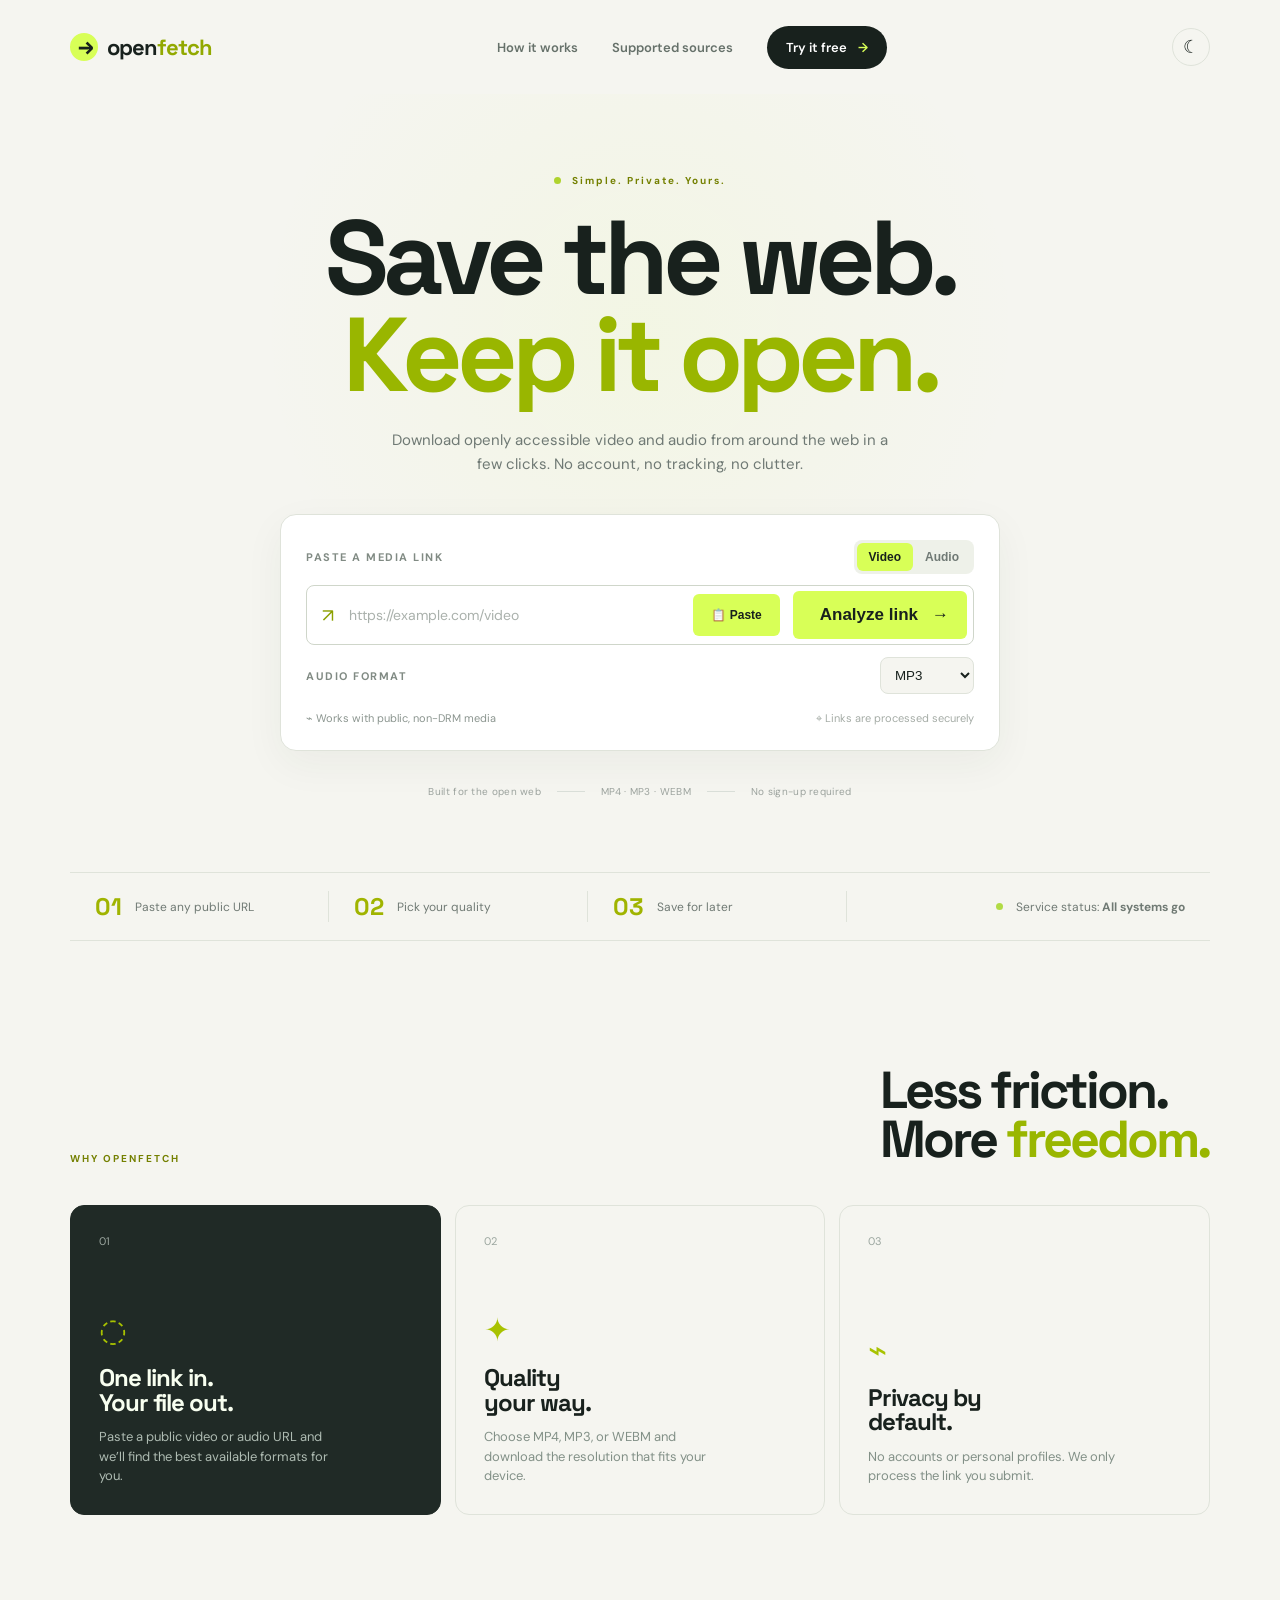
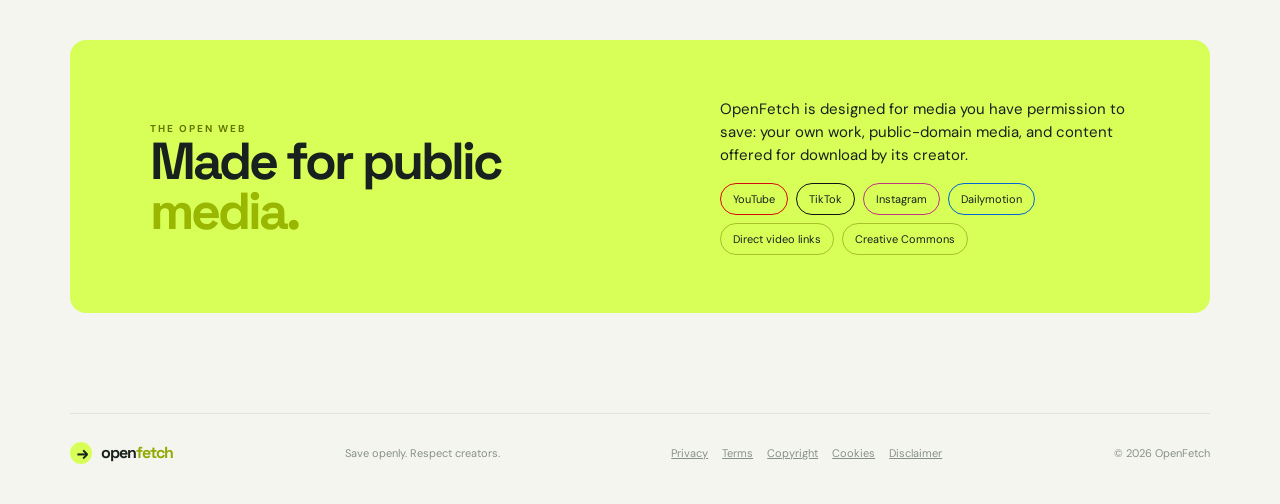
<file: index.html>
<!doctype html>
<html lang="en">
  <head>
    <meta charset="UTF-8" />
    <meta name="viewport" content="width=device-width, initial-scale=1.0" />
    <meta name="description" content="A fast, privacy-friendly downloader for openly accessible media." />
    <title>OpenFetch — Save media you can access</title>
    <link rel="preconnect" href="https://fonts.googleapis.com" />
    <link rel="preconnect" href="https://fonts.gstatic.com" crossorigin />
    <link href="https://fonts.googleapis.com/css2?family=DM+Sans:wght@400;500;600;700&family=Space+Grotesk:wght@500;600;700&display=swap" rel="stylesheet" />
    <link rel="stylesheet" href="styles.css" />
  </head>
  <body>
    <div class="page-shell">
      <header class="site-header">
        <a class="brand" href="#top" aria-label="OpenFetch home">
          <span class="brand-mark">↘</span><span>open<span class="brand-accent">fetch</span></span>
        </a>
        <nav aria-label="Main navigation">
          <a href="#how-it-works">How it works</a>
          <a href="#supported">Supported sources</a>
          <a class="nav-button" href="#download">Try it free <span>→</span></a>
        </nav>
        <div class="header-actions">
          <button class="theme-toggle" id="theme-toggle" type="button" aria-label="Switch to dark theme" title="Toggle theme">☾</button>
          <button class="menu-button" aria-label="Open menu">☰</button>
        </div>
      </header>

      <main id="top">
        <section class="hero">
          <div class="eyebrow"><span class="pulse"></span> Simple. Private. Yours.</div>
          <h1>Save the web.<br /><em>Keep it open.</em></h1>
          <p class="hero-copy">Download openly accessible video and audio from around the web in a few clicks. No account, no tracking, no clutter.</p>

          <form class="download-card" id="download" novalidate>
            <div class="form-heading">
              <label for="media-url">Paste a media link</label>
              <div class="download-mode" role="group" aria-label="Download mode">
                <button type="button" class="mode-button active" data-mode="video" aria-pressed="true">Video</button>
                <button type="button" class="mode-button" data-mode="audio" aria-pressed="false">Audio</button>
              </div>
            </div>
            <div class="url-row" id="url-row">
              <span class="link-icon">↗</span>
              <input id="media-url" type="url" placeholder="https://example.com/video" autocomplete="off" />
              <button class="clipboard-button" id="clipboard-button" type="button">📋 Paste</button>
              <button class="submit-button" type="submit"><span class="button-label">Analyze link</span><span class="openfetch-spinner" aria-hidden="true"></span><span>→</span></button>
            </div>
            <div class="audio-options" id="audio-options" hidden>
              <label for="audio-format">Audio format</label>
              <select id="audio-format" name="audioFormat">
                <option value="mp3">MP3</option><option value="m4a">M4A</option><option value="opus">Opus</option><option value="wav">WAV</option>
              </select>
            </div>
            <div class="card-footer">
              <span>⌁ Works with public, non-DRM media</span>
              <span class="privacy-note">⌖ Links are processed securely</span>
            </div>
            <p class="form-message" id="form-message" role="status"></p>
          </form>

          <div class="trust-row"><span>Built for the open web</span><span class="line"></span><span>MP4 · MP3 · WEBM</span><span class="line"></span><span>No sign-up required</span></div>
        </section>

        <section class="stats-strip" aria-label="OpenFetch highlights">
          <div><strong>01</strong><span>Paste any public URL</span></div>
          <div><strong>02</strong><span>Pick your quality</span></div>
          <div><strong>03</strong><span>Save for later</span></div>
          <div class="status"><span class="status-dot"></span><span>Service status: <b>All systems go</b></span></div>
        </section>

        <section class="feature-section" id="how-it-works">
          <div class="section-heading"><span class="eyebrow">WHY OPENFETCH</span><h2>Less friction.<br />More <em>freedom.</em></h2></div>
          <div class="feature-grid">
            <article class="feature-card feature-card-dark"><span class="feature-number">01</span><div class="feature-icon">◌</div><h3>One link in.<br />Your file out.</h3><p>Paste a public video or audio URL and we’ll find the best available formats for you.</p></article>
            <article class="feature-card"><span class="feature-number">02</span><div class="feature-icon">✦</div><h3>Quality<br />your way.</h3><p>Choose MP4, MP3, or WEBM and download the resolution that fits your device.</p></article>
            <article class="feature-card"><span class="feature-number">03</span><div class="feature-icon">⌁</div><h3>Privacy by<br />default.</h3><p>No accounts or personal profiles. We only process the link you submit.</p></article>
          </div>
        </section>

        <section class="history-section" id="recent-downloads" hidden>
          <div class="section-heading"><span class="eyebrow">YOUR RESULTS</span><h2>Recent <em>downloads.</em></h2></div>
          <div class="history-table-wrap"><table class="history-table"><thead><tr><th>Title</th><th>Type</th><th>Result</th><th></th></tr></thead><tbody id="download-history"></tbody></table></div>
        </section>
        <section class="supported-section" id="supported"><div><span class="eyebrow">THE OPEN WEB</span><h2>Made for public<br /><em>media.</em></h2></div><div class="supported-copy"><p>OpenFetch is designed for media you have permission to save: your own work, public-domain media, and content offered for download by its creator.</p><div class="source-tags platform-tags"><span>YouTube</span><span>TikTok</span><span>Instagram</span><span>Dailymotion</span><span>Direct video links</span><span>Creative Commons</span></div></div></section>
      </main>
      <footer><a class="brand" href="#top"><span class="brand-mark">↘</span><span>open<span class="brand-accent">fetch</span></span></a><p>Save openly. Respect creators.</p><span class="legal-links"><a href="privacy.html">Privacy</a><a href="terms.html">Terms</a><a href="copyright.html">Copyright</a><a href="cookies.html">Cookies</a><a href="disclaimer.html">Disclaimer</a></span><span>© 2026 OpenFetch</span></footer>
    </div>
    <script src="script.js"></script>
  </body>
</html>
</file>
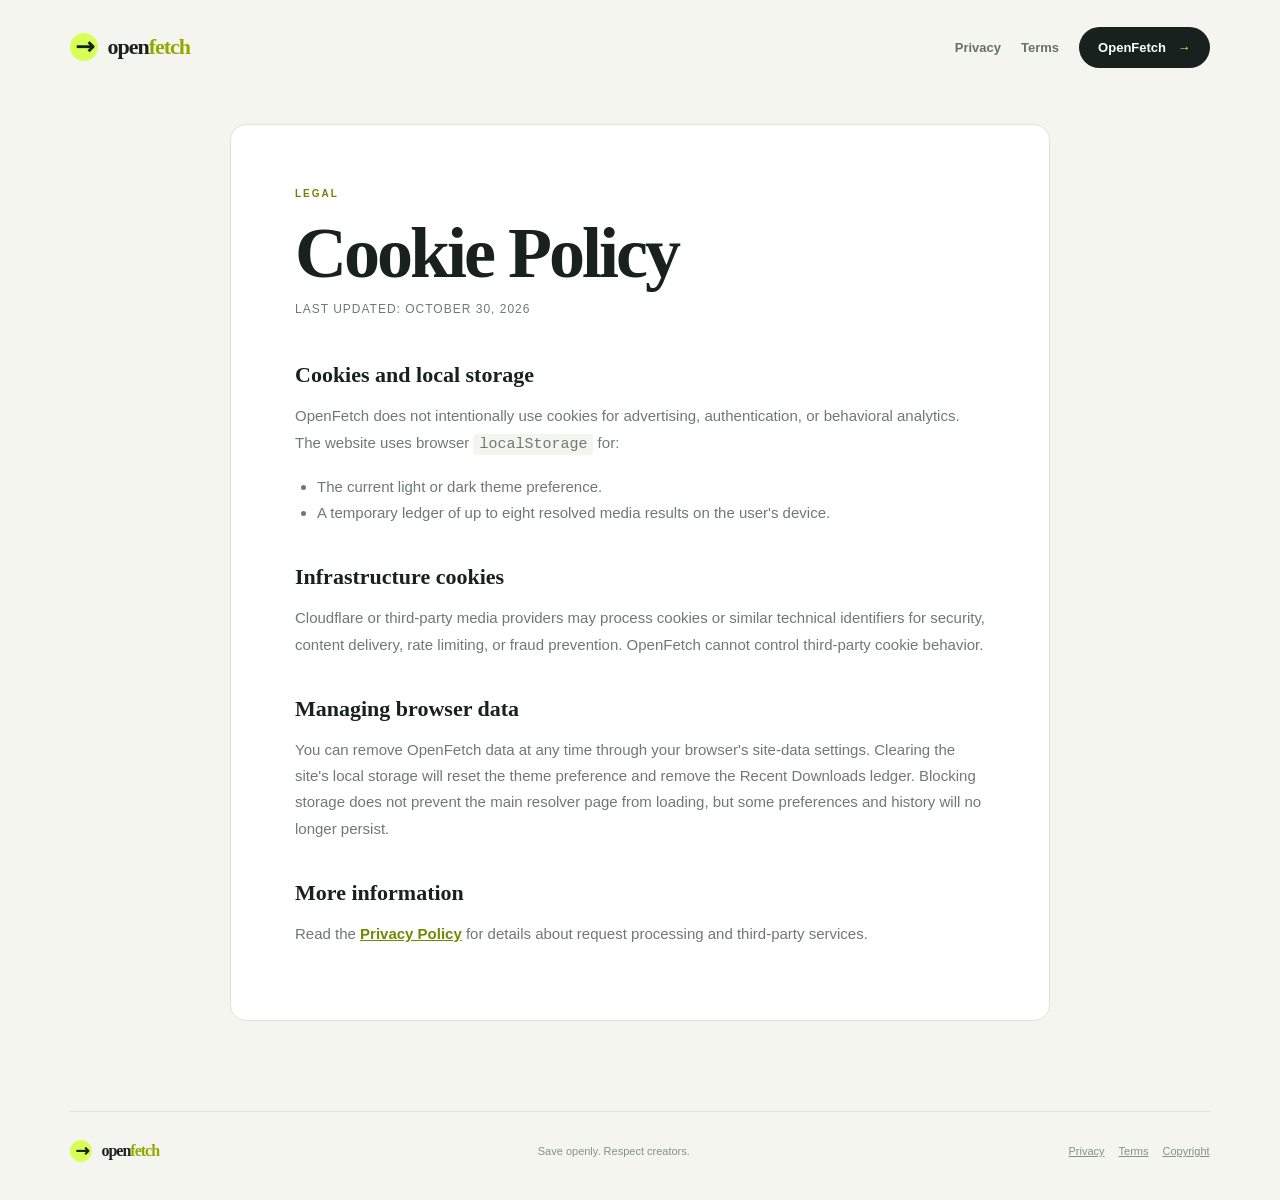
<file: cookies.html>
<!doctype html>
<html lang="en">
<head>
  <meta charset="UTF-8">
  <meta name="viewport" content="width=device-width, initial-scale=1.0">
  <meta name="description" content="OpenFetch Cookie Policy">
  <title>Cookie Policy — OpenFetch</title>
  <link rel="stylesheet" href="styles.css">
</head>
<body>
  <div class="page-shell legal-page">
    <header class="site-header"><a class="brand" href="index.html"><span class="brand-mark">↘</span><span>open<span class="brand-accent">fetch</span></span></a><nav aria-label="Legal navigation"><a href="privacy.html">Privacy</a><a href="terms.html">Terms</a><a class="nav-button" href="index.html">OpenFetch <span>→</span></a></nav></header>
    <main class="legal-content">
      <span class="eyebrow">LEGAL</span><h1>Cookie Policy</h1><p class="legal-updated">Last updated: October 30, 2026</p>

      <h2>Cookies and local storage</h2>
      <p>OpenFetch does not intentionally use cookies for advertising, authentication, or behavioral analytics. The website uses browser <code>localStorage</code> for:</p>
      <ul>
        <li>The current light or dark theme preference.</li>
        <li>A temporary ledger of up to eight resolved media results on the user's device.</li>
      </ul>

      <h2>Infrastructure cookies</h2>
      <p>Cloudflare or third-party media providers may process cookies or similar technical identifiers for security, content delivery, rate limiting, or fraud prevention. OpenFetch cannot control third-party cookie behavior.</p>

      <h2>Managing browser data</h2>
      <p>You can remove OpenFetch data at any time through your browser's site-data settings. Clearing the site's local storage will reset the theme preference and remove the Recent Downloads ledger. Blocking storage does not prevent the main resolver page from loading, but some preferences and history will no longer persist.</p>

      <h2>More information</h2>
      <p>Read the <a href="privacy.html">Privacy Policy</a> for details about request processing and third-party services.</p>
    </main>
    <footer><a class="brand" href="index.html"><span class="brand-mark">↘</span><span>open<span class="brand-accent">fetch</span></span></a><p>Save openly. Respect creators.</p><span class="legal-links"><a href="privacy.html">Privacy</a><a href="terms.html">Terms</a><a href="copyright.html">Copyright</a></span></footer>
  </div>
</body>
</html>
</file>
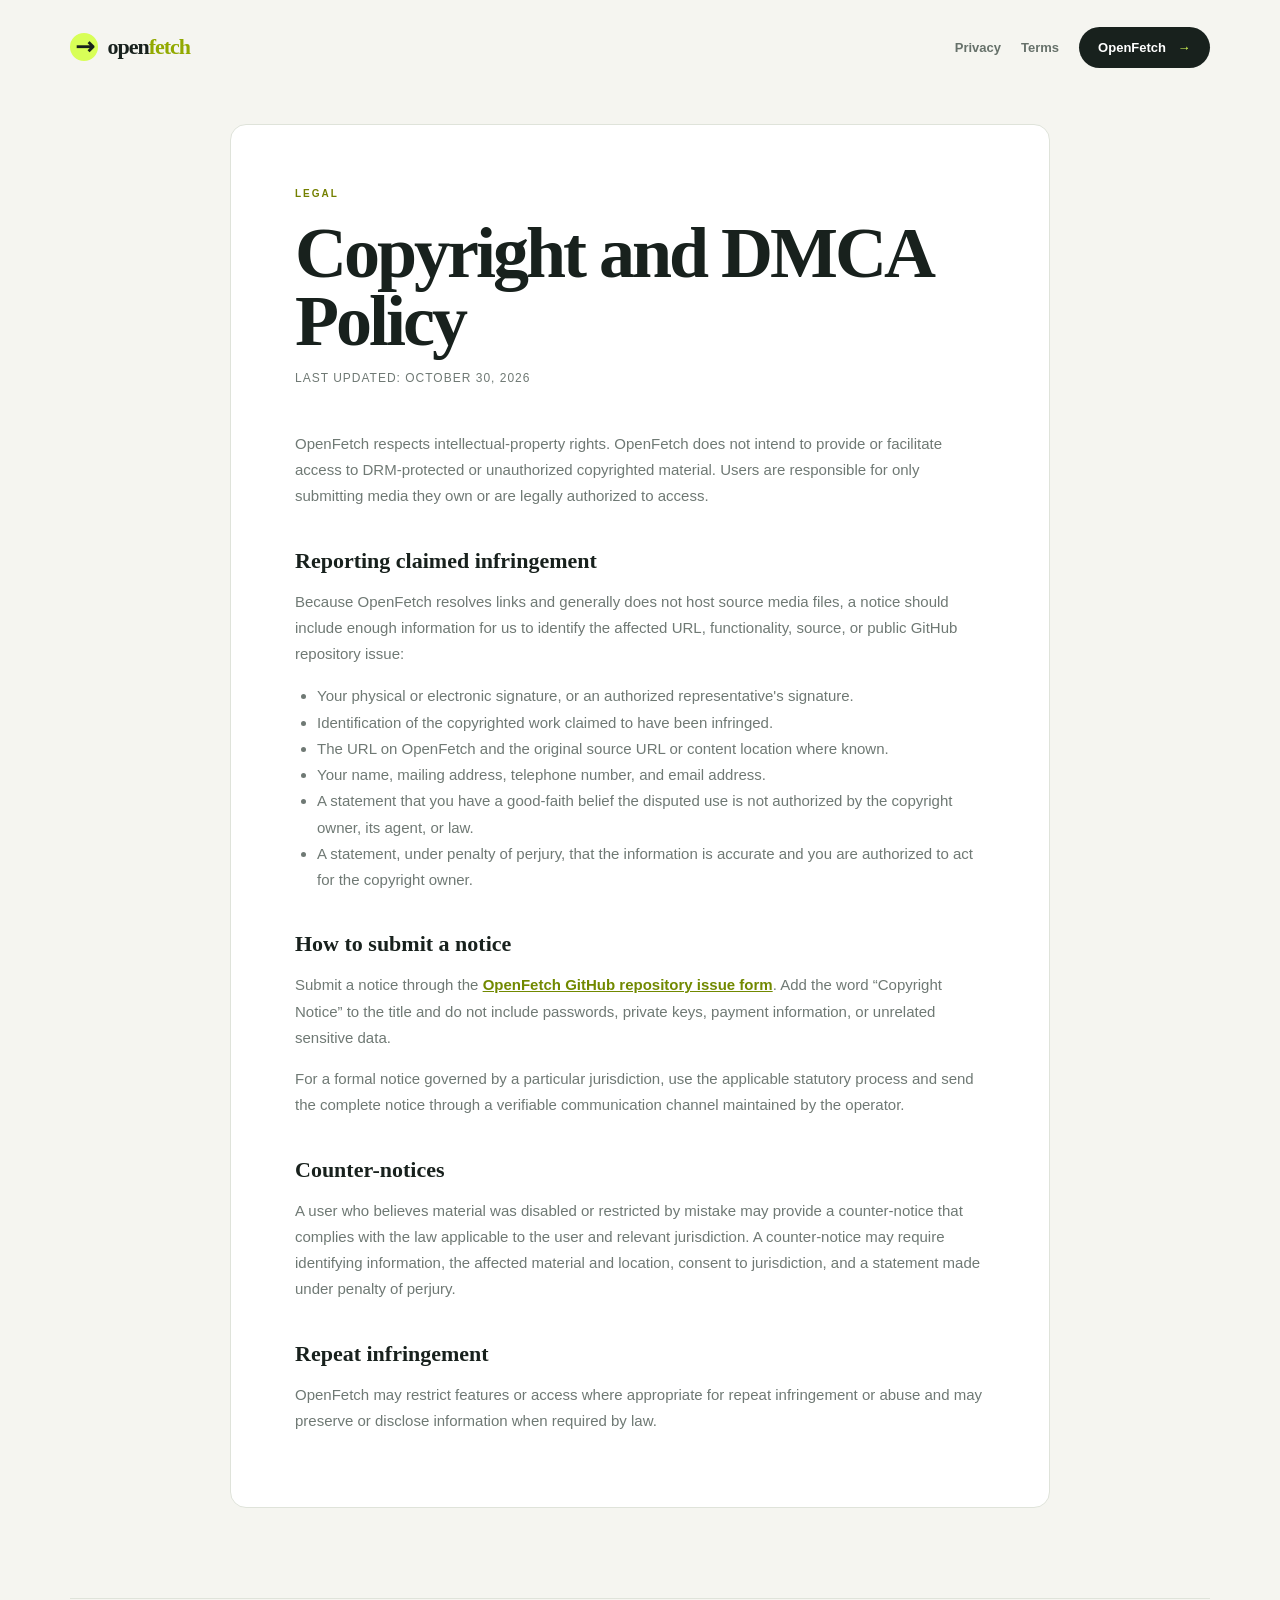
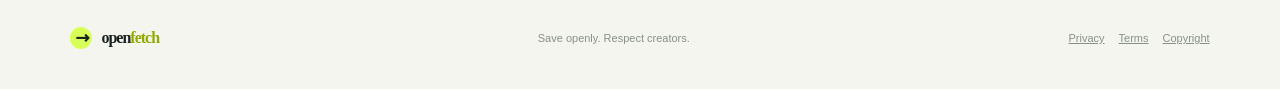
<file: copyright.html>
<!doctype html>
<html lang="en">
<head>
  <meta charset="UTF-8">
  <meta name="viewport" content="width=device-width, initial-scale=1.0">
  <meta name="description" content="OpenFetch Copyright and DMCA Policy">
  <title>Copyright and DMCA Policy — OpenFetch</title>
  <link rel="stylesheet" href="styles.css">
</head>
<body>
  <div class="page-shell legal-page">
    <header class="site-header"><a class="brand" href="index.html"><span class="brand-mark">↘</span><span>open<span class="brand-accent">fetch</span></span></a><nav aria-label="Legal navigation"><a href="privacy.html">Privacy</a><a href="terms.html">Terms</a><a class="nav-button" href="index.html">OpenFetch <span>→</span></a></nav></header>
    <main class="legal-content">
      <span class="eyebrow">LEGAL</span><h1>Copyright and DMCA Policy</h1><p class="legal-updated">Last updated: October 30, 2026</p>

      <p>OpenFetch respects intellectual-property rights. OpenFetch does not intend to provide or facilitate access to DRM-protected or unauthorized copyrighted material. Users are responsible for only submitting media they own or are legally authorized to access.</p>

      <h2>Reporting claimed infringement</h2>
      <p>Because OpenFetch resolves links and generally does not host source media files, a notice should include enough information for us to identify the affected URL, functionality, source, or public GitHub repository issue:</p>
      <ul>
        <li>Your physical or electronic signature, or an authorized representative's signature.</li>
        <li>Identification of the copyrighted work claimed to have been infringed.</li>
        <li>The URL on OpenFetch and the original source URL or content location where known.</li>
        <li>Your name, mailing address, telephone number, and email address.</li>
        <li>A statement that you have a good-faith belief the disputed use is not authorized by the copyright owner, its agent, or law.</li>
        <li>A statement, under penalty of perjury, that the information is accurate and you are authorized to act for the copyright owner.</li>
      </ul>

      <h2>How to submit a notice</h2>
      <p>Submit a notice through the <a href="https://github.com/apptechofficial78-hue/open-fetch/issues/new">OpenFetch GitHub repository issue form</a>. Add the word “Copyright Notice” to the title and do not include passwords, private keys, payment information, or unrelated sensitive data.</p>
      <p>For a formal notice governed by a particular jurisdiction, use the applicable statutory process and send the complete notice through a verifiable communication channel maintained by the operator.</p>

      <h2>Counter-notices</h2>
      <p>A user who believes material was disabled or restricted by mistake may provide a counter-notice that complies with the law applicable to the user and relevant jurisdiction. A counter-notice may require identifying information, the affected material and location, consent to jurisdiction, and a statement made under penalty of perjury.</p>

      <h2>Repeat infringement</h2>
      <p>OpenFetch may restrict features or access where appropriate for repeat infringement or abuse and may preserve or disclose information when required by law.</p>
    </main>
    <footer><a class="brand" href="index.html"><span class="brand-mark">↘</span><span>open<span class="brand-accent">fetch</span></span></a><p>Save openly. Respect creators.</p><span class="legal-links"><a href="privacy.html">Privacy</a><a href="terms.html">Terms</a><a href="copyright.html">Copyright</a></span></footer>
  </div>
</body>
</html>
</file>
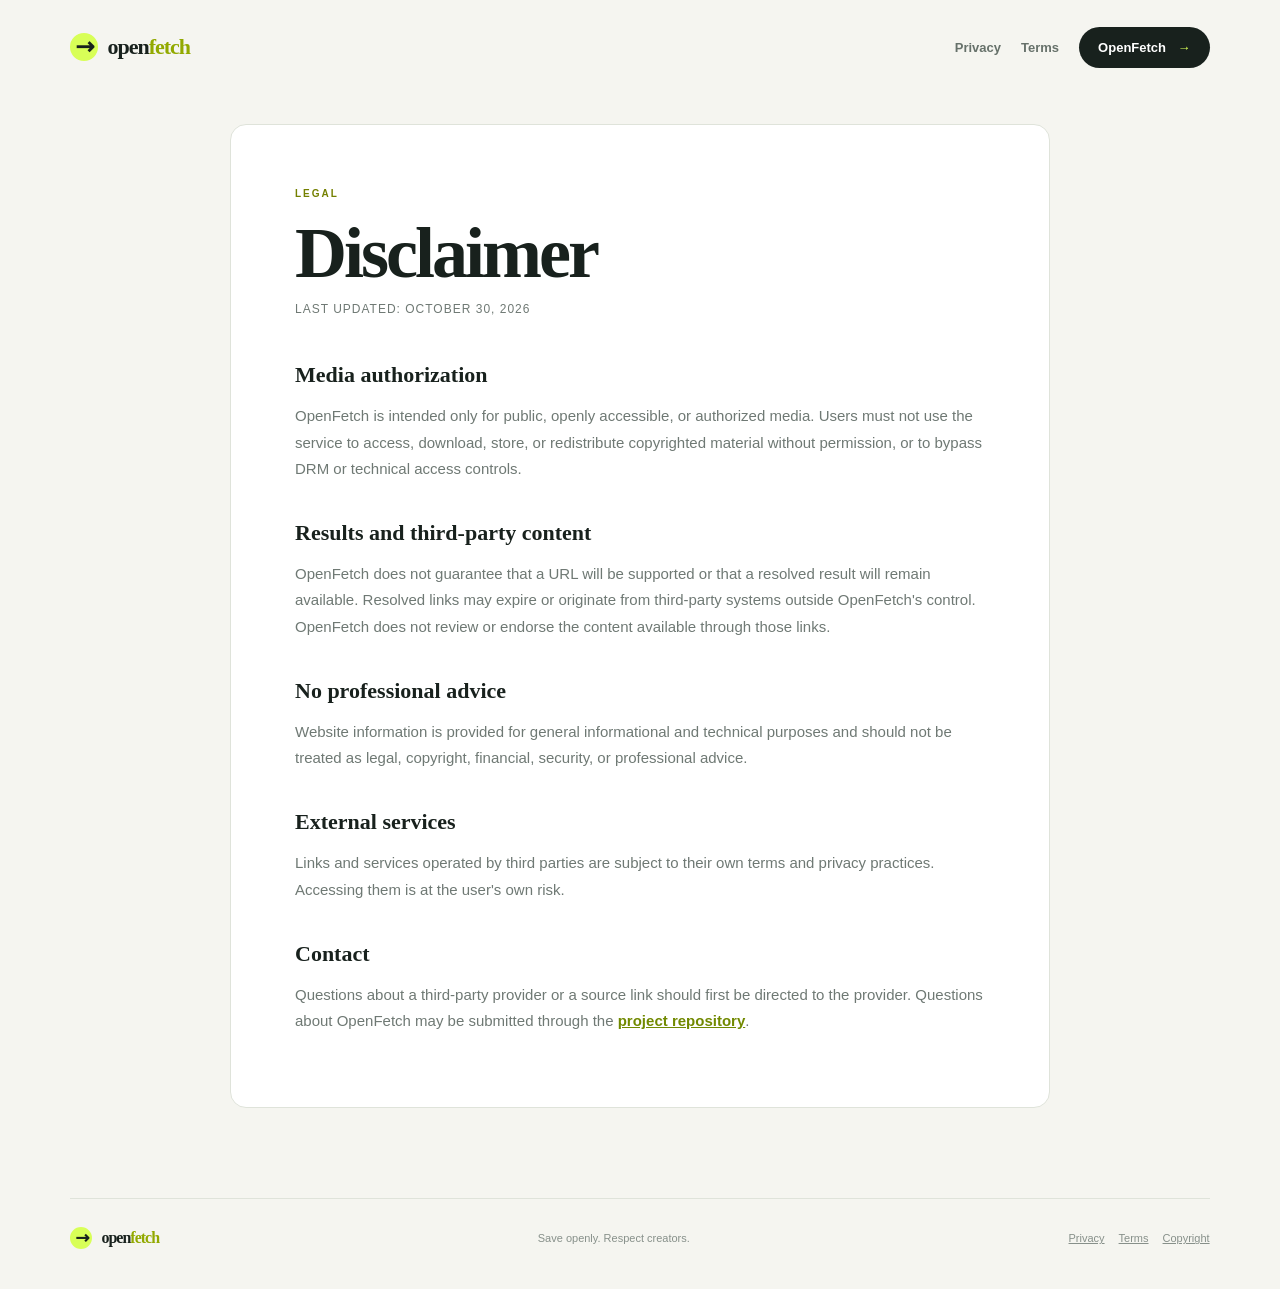
<file: disclaimer.html>
<!doctype html>
<html lang="en">
<head>
  <meta charset="UTF-8">
  <meta name="viewport" content="width=device-width, initial-scale=1.0">
  <meta name="description" content="OpenFetch Disclaimer">
  <title>Disclaimer — OpenFetch</title>
  <link rel="stylesheet" href="styles.css">
</head>
<body>
  <div class="page-shell legal-page">
    <header class="site-header"><a class="brand" href="index.html"><span class="brand-mark">↘</span><span>open<span class="brand-accent">fetch</span></span></a><nav aria-label="Legal navigation"><a href="privacy.html">Privacy</a><a href="terms.html">Terms</a><a class="nav-button" href="index.html">OpenFetch <span>→</span></a></nav></header>
    <main class="legal-content">
      <span class="eyebrow">LEGAL</span><h1>Disclaimer</h1><p class="legal-updated">Last updated: October 30, 2026</p>

      <h2>Media authorization</h2>
      <p>OpenFetch is intended only for public, openly accessible, or authorized media. Users must not use the service to access, download, store, or redistribute copyrighted material without permission, or to bypass DRM or technical access controls.</p>

      <h2>Results and third-party content</h2>
      <p>OpenFetch does not guarantee that a URL will be supported or that a resolved result will remain available. Resolved links may expire or originate from third-party systems outside OpenFetch's control. OpenFetch does not review or endorse the content available through those links.</p>

      <h2>No professional advice</h2>
      <p>Website information is provided for general informational and technical purposes and should not be treated as legal, copyright, financial, security, or professional advice.</p>

      <h2>External services</h2>
      <p>Links and services operated by third parties are subject to their own terms and privacy practices. Accessing them is at the user's own risk.</p>

      <h2>Contact</h2>
      <p>Questions about a third-party provider or a source link should first be directed to the provider. Questions about OpenFetch may be submitted through the <a href="https://github.com/apptechofficial78-hue/open-fetch/issues">project repository</a>.</p>
    </main>
    <footer><a class="brand" href="index.html"><span class="brand-mark">↘</span><span>open<span class="brand-accent">fetch</span></span></a><p>Save openly. Respect creators.</p><span class="legal-links"><a href="privacy.html">Privacy</a><a href="terms.html">Terms</a><a href="copyright.html">Copyright</a></span></footer>
  </div>
</body>
</html>
</file>
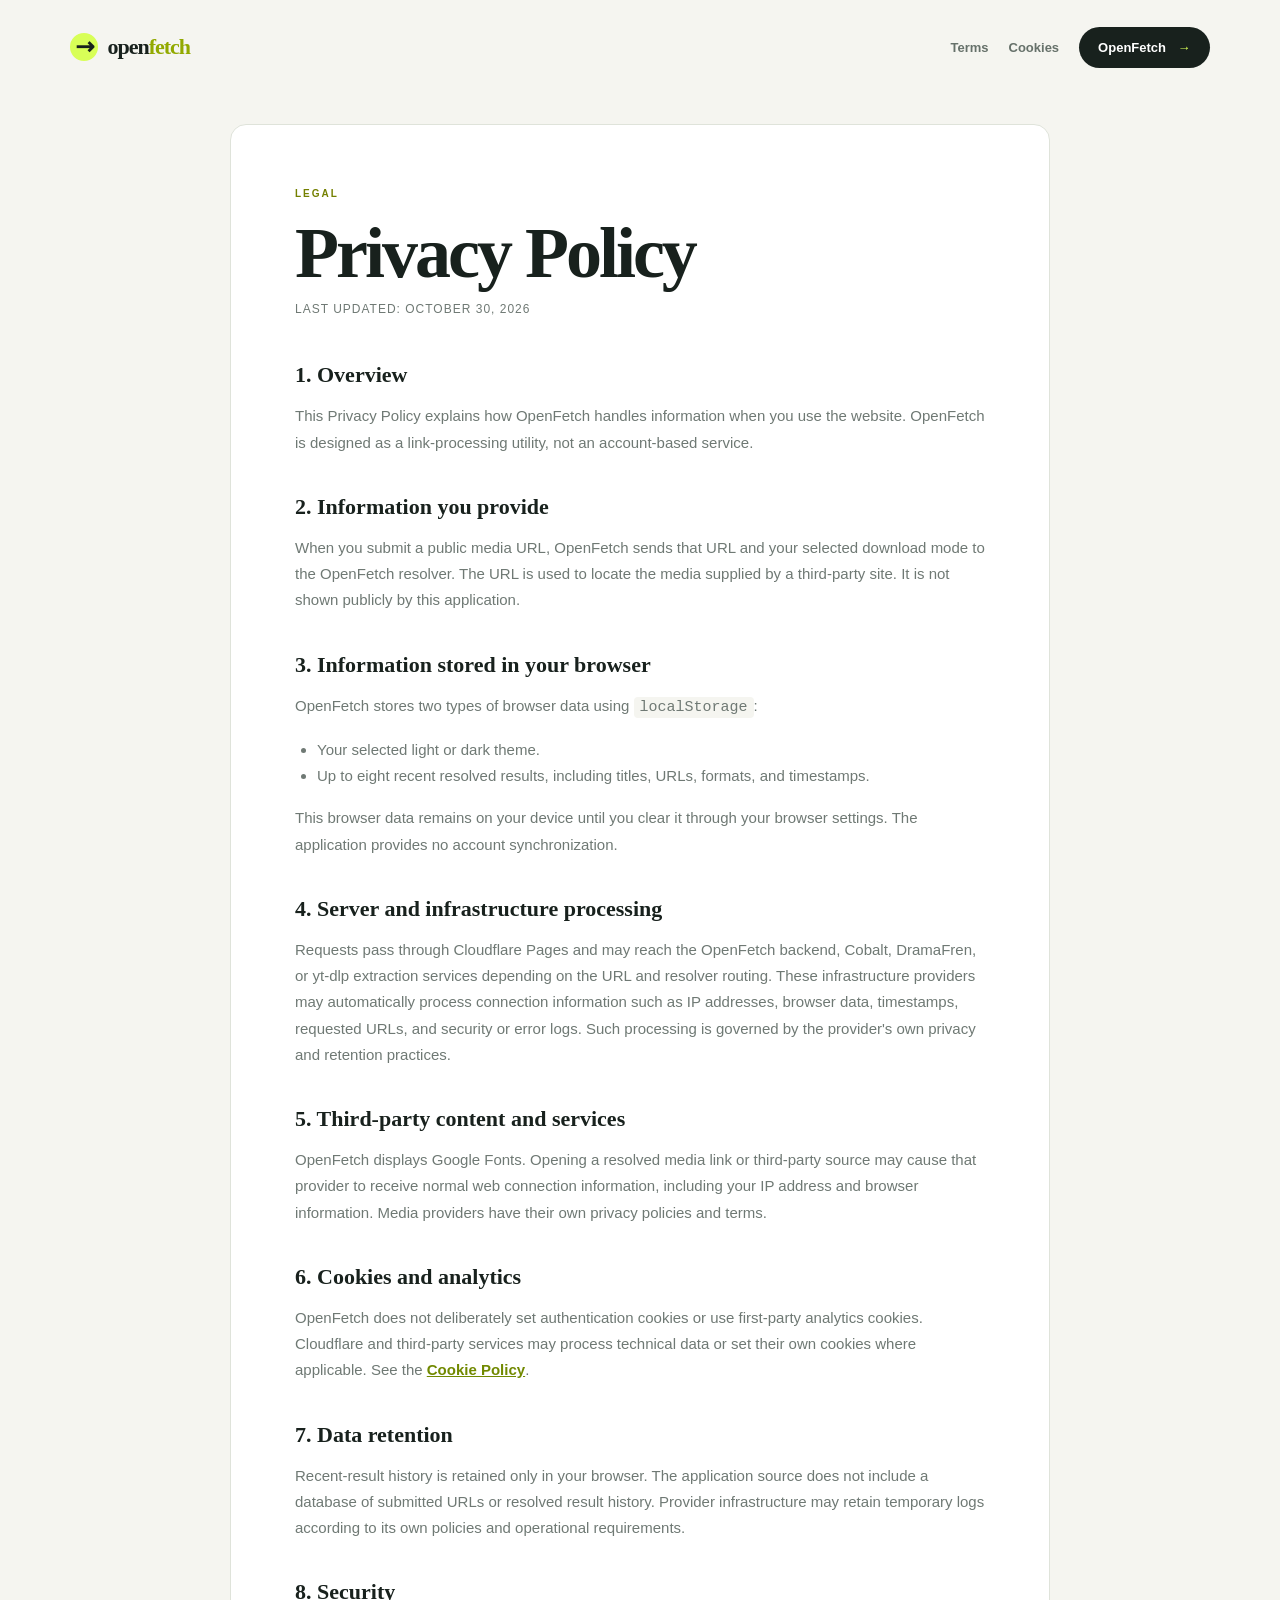
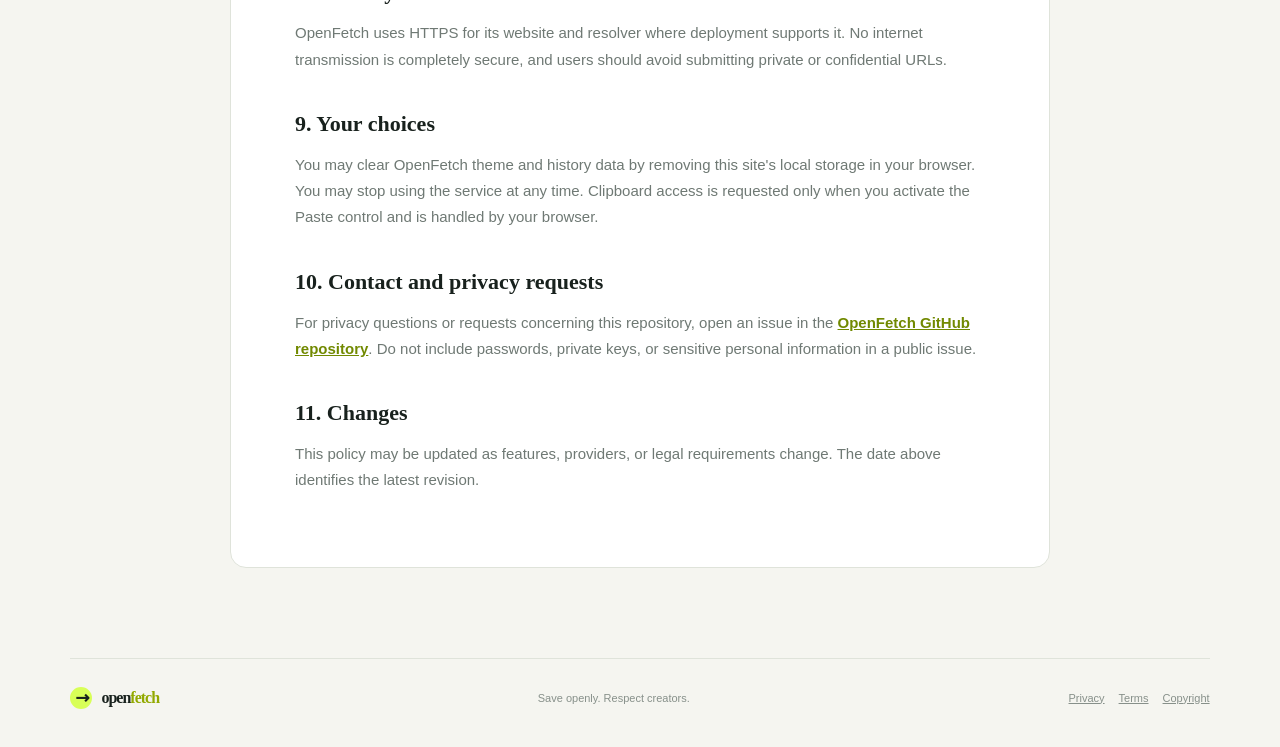
<file: privacy.html>
<!doctype html>
<html lang="en">
<head>
  <meta charset="UTF-8">
  <meta name="viewport" content="width=device-width, initial-scale=1.0">
  <meta name="description" content="OpenFetch Privacy Policy">
  <title>Privacy Policy — OpenFetch</title>
  <link rel="stylesheet" href="styles.css">
</head>
<body>
  <div class="page-shell legal-page">
    <header class="site-header">
      <a class="brand" href="index.html" aria-label="OpenFetch home"><span class="brand-mark">↘</span><span>open<span class="brand-accent">fetch</span></span></a>
      <nav aria-label="Legal navigation"><a href="terms.html">Terms</a><a href="cookies.html">Cookies</a><a class="nav-button" href="index.html">OpenFetch <span>→</span></a></nav>
    </header>
    <main class="legal-content">
      <span class="eyebrow">LEGAL</span>
      <h1>Privacy Policy</h1>
      <p class="legal-updated">Last updated: October 30, 2026</p>

      <h2>1. Overview</h2>
      <p>This Privacy Policy explains how OpenFetch handles information when you use the website. OpenFetch is designed as a link-processing utility, not an account-based service.</p>

      <h2>2. Information you provide</h2>
      <p>When you submit a public media URL, OpenFetch sends that URL and your selected download mode to the OpenFetch resolver. The URL is used to locate the media supplied by a third-party site. It is not shown publicly by this application.</p>

      <h2>3. Information stored in your browser</h2>
      <p>OpenFetch stores two types of browser data using <code>localStorage</code>:</p>
      <ul>
        <li>Your selected light or dark theme.</li>
        <li>Up to eight recent resolved results, including titles, URLs, formats, and timestamps.</li>
      </ul>
      <p>This browser data remains on your device until you clear it through your browser settings. The application provides no account synchronization.</p>

      <h2>4. Server and infrastructure processing</h2>
      <p>Requests pass through Cloudflare Pages and may reach the OpenFetch backend, Cobalt, DramaFren, or yt-dlp extraction services depending on the URL and resolver routing. These infrastructure providers may automatically process connection information such as IP addresses, browser data, timestamps, requested URLs, and security or error logs. Such processing is governed by the provider's own privacy and retention practices.</p>

      <h2>5. Third-party content and services</h2>
      <p>OpenFetch displays Google Fonts. Opening a resolved media link or third-party source may cause that provider to receive normal web connection information, including your IP address and browser information. Media providers have their own privacy policies and terms.</p>

      <h2>6. Cookies and analytics</h2>
      <p>OpenFetch does not deliberately set authentication cookies or use first-party analytics cookies. Cloudflare and third-party services may process technical data or set their own cookies where applicable. See the <a href="cookies.html">Cookie Policy</a>.</p>

      <h2>7. Data retention</h2>
      <p>Recent-result history is retained only in your browser. The application source does not include a database of submitted URLs or resolved result history. Provider infrastructure may retain temporary logs according to its own policies and operational requirements.</p>

      <h2>8. Security</h2>
      <p>OpenFetch uses HTTPS for its website and resolver where deployment supports it. No internet transmission is completely secure, and users should avoid submitting private or confidential URLs.</p>

      <h2>9. Your choices</h2>
      <p>You may clear OpenFetch theme and history data by removing this site's local storage in your browser. You may stop using the service at any time. Clipboard access is requested only when you activate the Paste control and is handled by your browser.</p>

      <h2>10. Contact and privacy requests</h2>
      <p>For privacy questions or requests concerning this repository, open an issue in the <a href="https://github.com/apptechofficial78-hue/open-fetch/issues">OpenFetch GitHub repository</a>. Do not include passwords, private keys, or sensitive personal information in a public issue.</p>

      <h2>11. Changes</h2>
      <p>This policy may be updated as features, providers, or legal requirements change. The date above identifies the latest revision.</p>
    </main>
    <footer><a class="brand" href="index.html"><span class="brand-mark">↘</span><span>open<span class="brand-accent">fetch</span></span></a><p>Save openly. Respect creators.</p><span class="legal-links"><a href="privacy.html">Privacy</a><a href="terms.html">Terms</a><a href="copyright.html">Copyright</a></span></footer>
  </div>
</body>
</html>
</file>
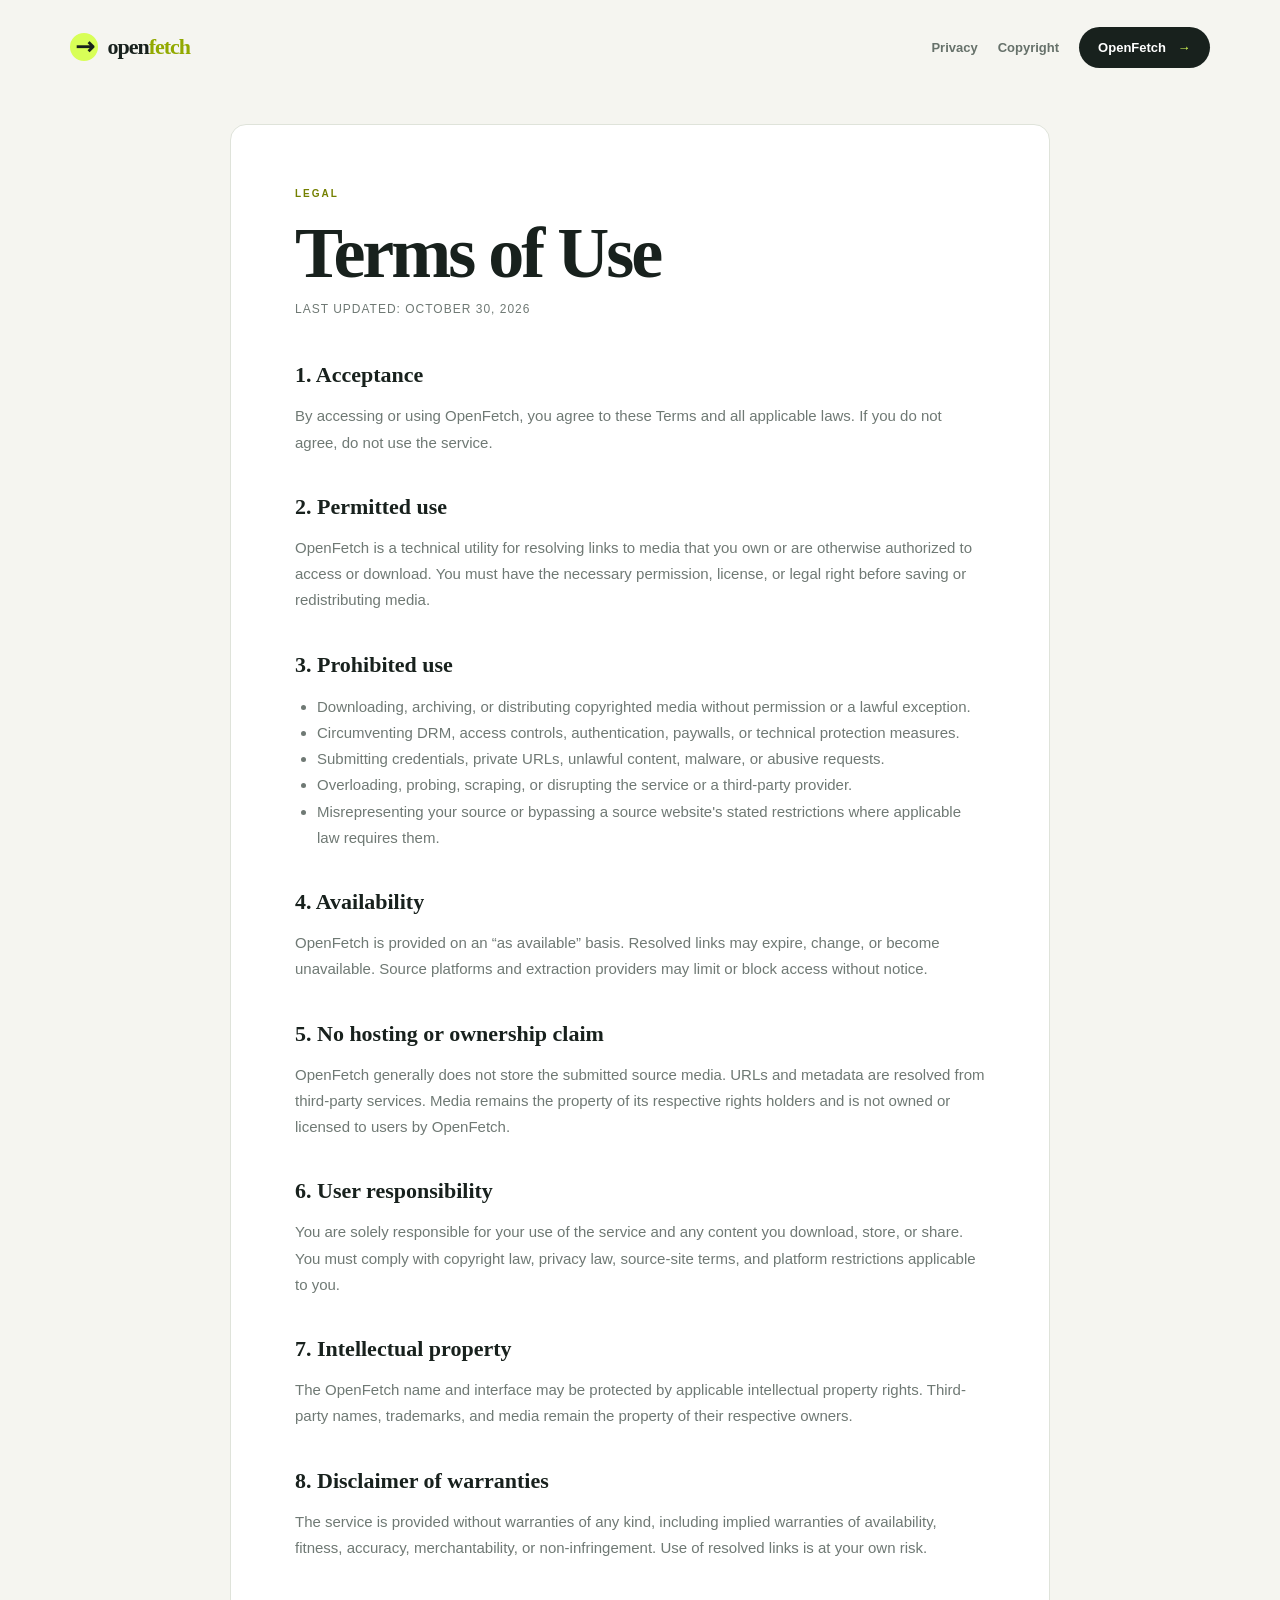
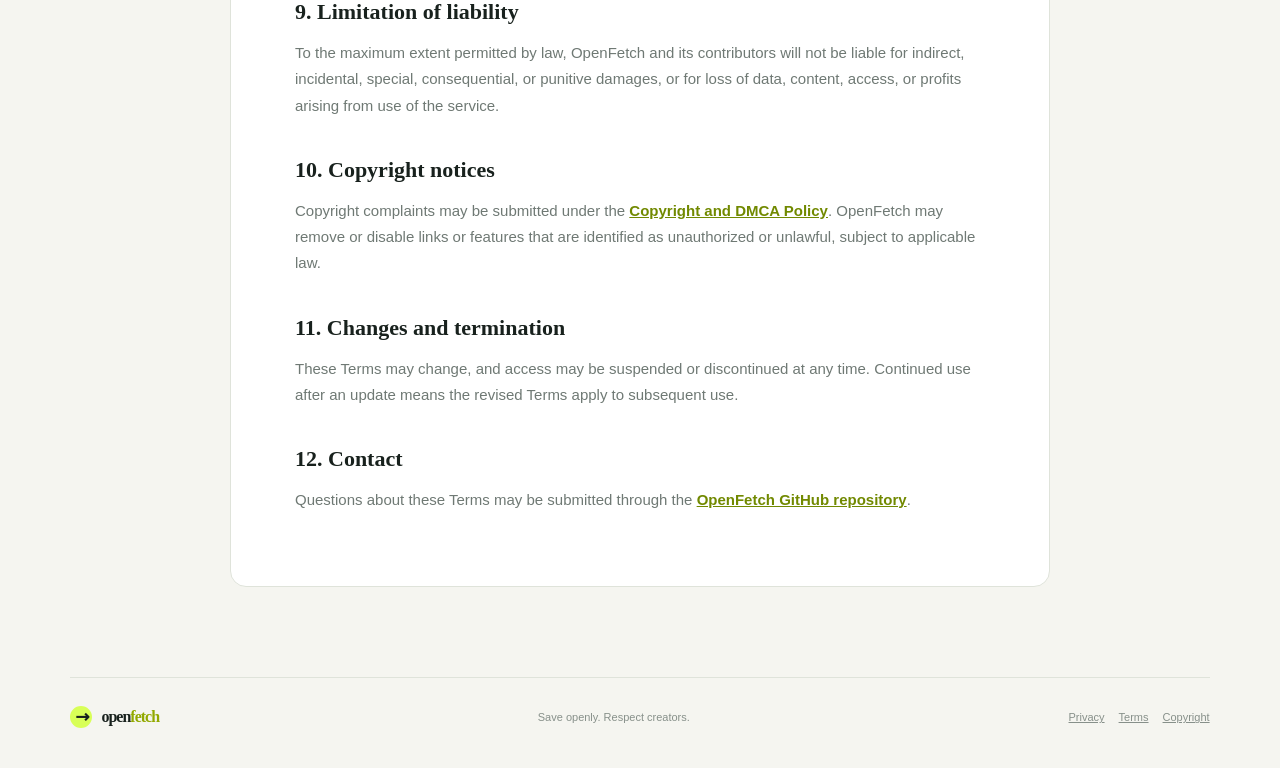
<file: terms.html>
<!doctype html>
<html lang="en">
<head>
  <meta charset="UTF-8">
  <meta name="viewport" content="width=device-width, initial-scale=1.0">
  <meta name="description" content="OpenFetch Terms of Use">
  <title>Terms of Use — OpenFetch</title>
  <link rel="stylesheet" href="styles.css">
</head>
<body>
  <div class="page-shell legal-page">
    <header class="site-header"><a class="brand" href="index.html"><span class="brand-mark">↘</span><span>open<span class="brand-accent">fetch</span></span></a><nav aria-label="Legal navigation"><a href="privacy.html">Privacy</a><a href="copyright.html">Copyright</a><a class="nav-button" href="index.html">OpenFetch <span>→</span></a></nav></header>
    <main class="legal-content">
      <span class="eyebrow">LEGAL</span><h1>Terms of Use</h1><p class="legal-updated">Last updated: October 30, 2026</p>

      <h2>1. Acceptance</h2>
      <p>By accessing or using OpenFetch, you agree to these Terms and all applicable laws. If you do not agree, do not use the service.</p>

      <h2>2. Permitted use</h2>
      <p>OpenFetch is a technical utility for resolving links to media that you own or are otherwise authorized to access or download. You must have the necessary permission, license, or legal right before saving or redistributing media.</p>

      <h2>3. Prohibited use</h2>
      <ul>
        <li>Downloading, archiving, or distributing copyrighted media without permission or a lawful exception.</li>
        <li>Circumventing DRM, access controls, authentication, paywalls, or technical protection measures.</li>
        <li>Submitting credentials, private URLs, unlawful content, malware, or abusive requests.</li>
        <li>Overloading, probing, scraping, or disrupting the service or a third-party provider.</li>
        <li>Misrepresenting your source or bypassing a source website's stated restrictions where applicable law requires them.</li>
      </ul>

      <h2>4. Availability</h2>
      <p>OpenFetch is provided on an “as available” basis. Resolved links may expire, change, or become unavailable. Source platforms and extraction providers may limit or block access without notice.</p>

      <h2>5. No hosting or ownership claim</h2>
      <p>OpenFetch generally does not store the submitted source media. URLs and metadata are resolved from third-party services. Media remains the property of its respective rights holders and is not owned or licensed to users by OpenFetch.</p>

      <h2>6. User responsibility</h2>
      <p>You are solely responsible for your use of the service and any content you download, store, or share. You must comply with copyright law, privacy law, source-site terms, and platform restrictions applicable to you.</p>

      <h2>7. Intellectual property</h2>
      <p>The OpenFetch name and interface may be protected by applicable intellectual property rights. Third-party names, trademarks, and media remain the property of their respective owners.</p>

      <h2>8. Disclaimer of warranties</h2>
      <p>The service is provided without warranties of any kind, including implied warranties of availability, fitness, accuracy, merchantability, or non-infringement. Use of resolved links is at your own risk.</p>

      <h2>9. Limitation of liability</h2>
      <p>To the maximum extent permitted by law, OpenFetch and its contributors will not be liable for indirect, incidental, special, consequential, or punitive damages, or for loss of data, content, access, or profits arising from use of the service.</p>

      <h2>10. Copyright notices</h2>
      <p>Copyright complaints may be submitted under the <a href="copyright.html">Copyright and DMCA Policy</a>. OpenFetch may remove or disable links or features that are identified as unauthorized or unlawful, subject to applicable law.</p>

      <h2>11. Changes and termination</h2>
      <p>These Terms may change, and access may be suspended or discontinued at any time. Continued use after an update means the revised Terms apply to subsequent use.</p>

      <h2>12. Contact</h2>
      <p>Questions about these Terms may be submitted through the <a href="https://github.com/apptechofficial78-hue/open-fetch/issues">OpenFetch GitHub repository</a>.</p>
    </main>
    <footer><a class="brand" href="index.html"><span class="brand-mark">↘</span><span>open<span class="brand-accent">fetch</span></span></a><p>Save openly. Respect creators.</p><span class="legal-links"><a href="privacy.html">Privacy</a><a href="terms.html">Terms</a><a href="copyright.html">Copyright</a></span></footer>
  </div>
</body>
</html>
</file>
<file: styles.css>
:root{--ink:#18211d;--muted:#6f7974;--paper:#f5f5f0;--lime:#d8ff57;--line:#dfe3da;--dark:#202a26}*{box-sizing:border-box}html{scroll-behavior:smooth}body{margin:0;background:var(--paper);color:var(--ink);font-family:'DM Sans',sans-serif}a{color:inherit;text-decoration:none}.page-shell{max-width:1440px;margin:auto;padding:0 5.5%}.site-header{height:94px;display:flex;align-items:center;justify-content:space-between}.brand{display:flex;align-items:center;gap:9px;font-family:'Space Grotesk';font-size:22px;font-weight:700;letter-spacing:-1px}.brand-accent{color:#92a900}.brand-mark{display:grid;place-items:center;width:28px;height:28px;background:var(--lime);border-radius:50%;font-size:23px;line-height:1;transform:rotate(-45deg)}nav{display:flex;align-items:center;gap:34px;font-size:13px;font-weight:600}nav a:not(.nav-button){color:#66716a}.nav-button{background:var(--ink);color:#fff;border-radius:30px;padding:13px 19px}.nav-button span{color:var(--lime);margin-left:8px}.menu-button{display:none;border:0;background:none;font-size:20px}.hero{padding:80px 0 74px;text-align:center;background:radial-gradient(circle at 50% 30%,#fbfff0 0,transparent 48%)}.eyebrow{font-size:10px;letter-spacing:2px;font-weight:700;color:#748000}.pulse,.status-dot{display:inline-block;width:7px;height:7px;border-radius:50%;background:#afd32d;margin-right:7px}.hero h1{font-family:'Space Grotesk';font-size:clamp(58px,8.2vw,118px);line-height:.92;letter-spacing:-6px;margin:23px 0 25px}.hero h1 em,.section-heading em,.supported-section em{font-style:normal;color:#99b600}.hero-copy{max-width:520px;margin:0 auto 38px;color:var(--muted);font-size:15px;line-height:1.6}.download-card{max-width:720px;margin:auto;text-align:left;background:#fff;border:1px solid var(--line);border-radius:16px;padding:25px;box-shadow:0 13px 40px #2533220d}.download-card label{font-size:11px;text-transform:uppercase;letter-spacing:1.5px;font-weight:700;color:#818b84}.url-row{display:flex;align-items:center;gap:13px;margin-top:11px;border:1px solid #cfd6ca;border-radius:8px;padding:5px 6px 5px 15px}.link-icon{font-size:19px;color:#8ca000}input{border:0;outline:0;min-width:0;flex:1;font:inherit;color:var(--ink);font-size:14px}input::placeholder{color:#aab1ac}.url-row button{border:0;border-radius:6px;padding:14px 18px;background:var(--lime);color:var(--ink);font-weight:700;cursor:pointer}.url-row button span{font-size:17px;margin-left:9px}.card-footer{display:flex;justify-content:space-between;margin-top:17px;color:#8b958f;font-size:11px}.privacy-note{color:#a5aca6}.form-message{height:0;overflow:hidden;margin:0;color:#6f8500;font-size:12px}.form-message.show{height:auto;margin-top:15px}.trust-row{display:flex;align-items:center;justify-content:center;gap:16px;color:#9ba29d;font-size:10px;letter-spacing:.3px;margin-top:34px}.trust-row .line{height:1px;width:28px;background:#d9ded8}.stats-strip{display:grid;grid-template-columns:repeat(3,1fr) 1.4fr;border-top:1px solid var(--line);border-bottom:1px solid var(--line);padding:18px 0}.stats-strip div{display:flex;align-items:center;gap:13px;padding:0 25px;border-right:1px solid var(--line);font-size:12px;color:#707a74}.stats-strip strong{font-family:'Space Grotesk';font-size:24px;color:#a0b400}.stats-strip .status{border:0;justify-content:flex-end}.status-dot{background:#b1db45;margin:0}.feature-section{padding:125px 0}.section-heading{display:flex;justify-content:space-between;align-items:flex-end;margin-bottom:40px}.section-heading h2,.supported-section h2{font-family:'Space Grotesk';font-size:52px;line-height:.95;letter-spacing:-3px;margin:0}.feature-grid{display:grid;grid-template-columns:repeat(3,1fr);gap:14px}.feature-card{min-height:310px;border:1px solid var(--line);border-radius:14px;padding:28px;display:flex;flex-direction:column}.feature-card-dark{background:var(--dark);color:#f8fff0;border-color:var(--dark)}.feature-number{font-size:11px;color:#9ba69f}.feature-icon{font-size:32px;color:#a8c200;margin-top:auto;margin-bottom:15px}.feature-card h3{font-family:'Space Grotesk';font-size:24px;line-height:1.02;letter-spacing:-1px;margin:0 0 12px}.feature-card p{color:#829087;font-size:13px;line-height:1.5;max-width:250px;margin:0}.feature-card-dark p{color:#aebbb2}.supported-section{display:flex;justify-content:space-between;align-items:center;background:var(--lime);border-radius:16px;padding:58px 7%;margin-bottom:100px}.supported-section .eyebrow{color:#657600}.supported-copy{max-width:410px}.supported-copy p{font-size:15px;line-height:1.55;margin-top:0}.source-tags{display:flex;flex-wrap:wrap;gap:8px}.source-tags span{border:1px solid #a6c02e;border-radius:30px;padding:8px 12px;font-size:11px}footer{display:flex;align-items:center;justify-content:space-between;border-top:1px solid var(--line);padding:28px 0 40px;font-size:11px;color:#87908a}footer .brand{font-size:16px;color:var(--ink)}footer .brand-mark{width:22px;height:22px;font-size:17px}footer p{margin:0}@media(max-width:700px){.page-shell{padding:0 22px}.site-header{height:74px}nav{display:none}.menu-button{display:block}.hero{padding:65px 0 55px}.hero h1{font-size:58px;letter-spacing:-3px}.hero-copy{font-size:14px}.download-card{padding:18px}.url-row{padding:4px 4px 4px 12px}.url-row button{padding:12px 10px;font-size:11px}.card-footer{display:block;line-height:2}.privacy-note{display:block}.trust-row{gap:8px;font-size:8px}.stats-strip{grid-template-columns:1fr 1fr;gap:18px;padding:20px 0}.stats-strip div{padding:0;border:0}.stats-strip .status{justify-content:flex-start;grid-column:span 2}.feature-section{padding:80px 0}.section-heading{display:block}.section-heading h2,.supported-section h2{font-size:42px;margin-top:18px}.feature-grid{grid-template-columns:1fr}.feature-card{min-height:250px}.supported-section{display:block;padding:35px 28px;margin-bottom:60px}.supported-copy{margin-top:30px}.supported-copy p{font-size:13px}footer{gap:15px;flex-wrap:wrap}footer p{order:3;width:100%}}

.header-actions{display:flex;align-items:center;gap:10px}.theme-toggle,.menu-button{width:38px;height:38px;border:1px solid var(--line);border-radius:50%;background:var(--paper);color:var(--ink);cursor:pointer}.theme-toggle{font-size:18px}.download-card label{color:#818b84}.form-heading{display:flex;align-items:center;justify-content:space-between;gap:16px}.download-mode{display:flex;padding:3px;border-radius:8px;background:#eef1e9}.mode-button{border:0;background:transparent;border-radius:6px;padding:7px 12px;color:#6f7974;font-size:12px;font-weight:700;cursor:pointer}.mode-button.active{background:var(--lime);color:var(--ink)}.url-row.invalid{border-color:#d96060;box-shadow:0 0 0 3px rgba(217,96,96,.12)}.clipboard-button{border:0;background:#eef1e9;color:#66716a;border-radius:6px;padding:10px;font-size:12px;white-space:nowrap;cursor:pointer}.submit-button{display:flex;align-items:center;gap:5px}.submit-button.loading .button-label{opacity:.72}.openfetch-spinner{display:none;width:14px;height:14px;border:2px solid rgba(24,33,29,.25);border-top-color:var(--ink);border-radius:50%;animation:spin .7s linear infinite}.submit-button.loading .openfetch-spinner{display:inline-block}.submit-button.loading>span:last-child{display:none}@keyframes spin{to{transform:rotate(360deg)}}.audio-options{display:flex;align-items:center;gap:10px;margin-top:12px}.audio-options label{margin-right:auto}.audio-options select{border:1px solid var(--line);border-radius:8px;background:var(--paper);color:var(--ink);padding:9px 30px 9px 10px}.form-message{color:#6f8500}.form-message.error{color:#c64e4e}.form-message.success{color:#687d00}.form-message.success a{font-weight:700;text-decoration:underline}.history-section{margin:70px 0}.history-table-wrap{overflow-x:auto;border:1px solid var(--line);border-radius:12px;background:#fff}.history-table{width:100%;border-collapse:collapse;font-size:13px}.history-table th,.history-table td{padding:14px 16px;border-bottom:1px solid var(--line);text-align:left}.history-table th{color:#7b867f;font-size:10px;text-transform:uppercase;letter-spacing:1px}.history-table td:first-child{max-width:420px}.history-table a{font-weight:700;color:#718900}.platform-tags span:nth-child(1){border-color:#d50b0b}.platform-tags span:nth-child(2){border-color:#111}.platform-tags span:nth-child(3){border-color:#c13584}.platform-tags span:nth-child(4){border-color:#0066d5}

[data-theme="dark"]{--ink:#edf4ee;--muted:#aebbb2;--paper:#171c19;--line:#39443e;--dark:#101412}.hero{background:radial-gradient(circle at 50% 30%,rgba(216,255,87,.08),transparent 48%)}[data-theme="dark"] .download-card,[data-theme="dark"] .history-table-wrap{background:#202722;border-color:var(--line)}[data-theme="dark"] .url-row,[data-theme="dark"] .audio-options select,[data-theme="dark"] .download-mode,[data-theme="dark"] .clipboard-button{background:#171c19;border-color:var(--line)}[data-theme="dark"] .nav-button,[data-theme="dark"] .submit-button{color:#172019}[data-theme="dark"] footer .brand{color:var(--ink)}[data-theme="dark"] input::placeholder{color:#77847d}[data-theme="dark"] .theme-toggle{background:#202722}[data-theme="dark"] .mode-button.active{color:#172019}

@media(max-width:700px){.header-actions{margin-left:auto}.menu-button{display:none}.form-heading{align-items:flex-start}.download-mode{flex-shrink:0}.url-row{flex-wrap:wrap}.url-row input{min-width:calc(100% - 60px)}.clipboard-button{order:3}.submit-button{order:4;flex:1;justify-content:center}.history-table td:first-child{max-width:180px}.history-section{margin:50px 0}}

.legal-page .site-header nav{gap:20px}.legal-content{max-width:820px;margin:30px auto 90px;padding:58px 64px;background:#fff;border:1px solid var(--line);border-radius:16px;color:var(--ink)}.legal-content h1{font-family:'Space Grotesk';font-size:clamp(44px,7vw,72px);line-height:.95;letter-spacing:-3px;margin:18px 0 8px}.legal-content h2{font-family:'Space Grotesk';font-size:22px;margin-top:38px;margin-bottom:10px}.legal-content p,.legal-content li{color:var(--muted);font-size:15px;line-height:1.75}.legal-content ul{padding-left:22px}.legal-content a{color:#718900;font-weight:700;text-decoration:underline}.legal-updated{font-size:12px!important;text-transform:uppercase;letter-spacing:1px;margin-bottom:42px!important}.legal-content code{background:var(--paper);padding:2px 6px;border-radius:4px}.legal-links{display:flex;flex-wrap:wrap;justify-content:center;gap:14px}.legal-links a{text-decoration:underline}[data-theme="dark"] .legal-content{background:#202722}@media(max-width:700px){.legal-page .site-header nav{display:none}.legal-content{margin-top:10px;padding:38px 24px}.legal-content h1{font-size:44px}.legal-content h2{font-size:20px}footer{align-items:flex-start}.legal-links{width:100%;justify-content:flex-start;order:4}}
</file>
